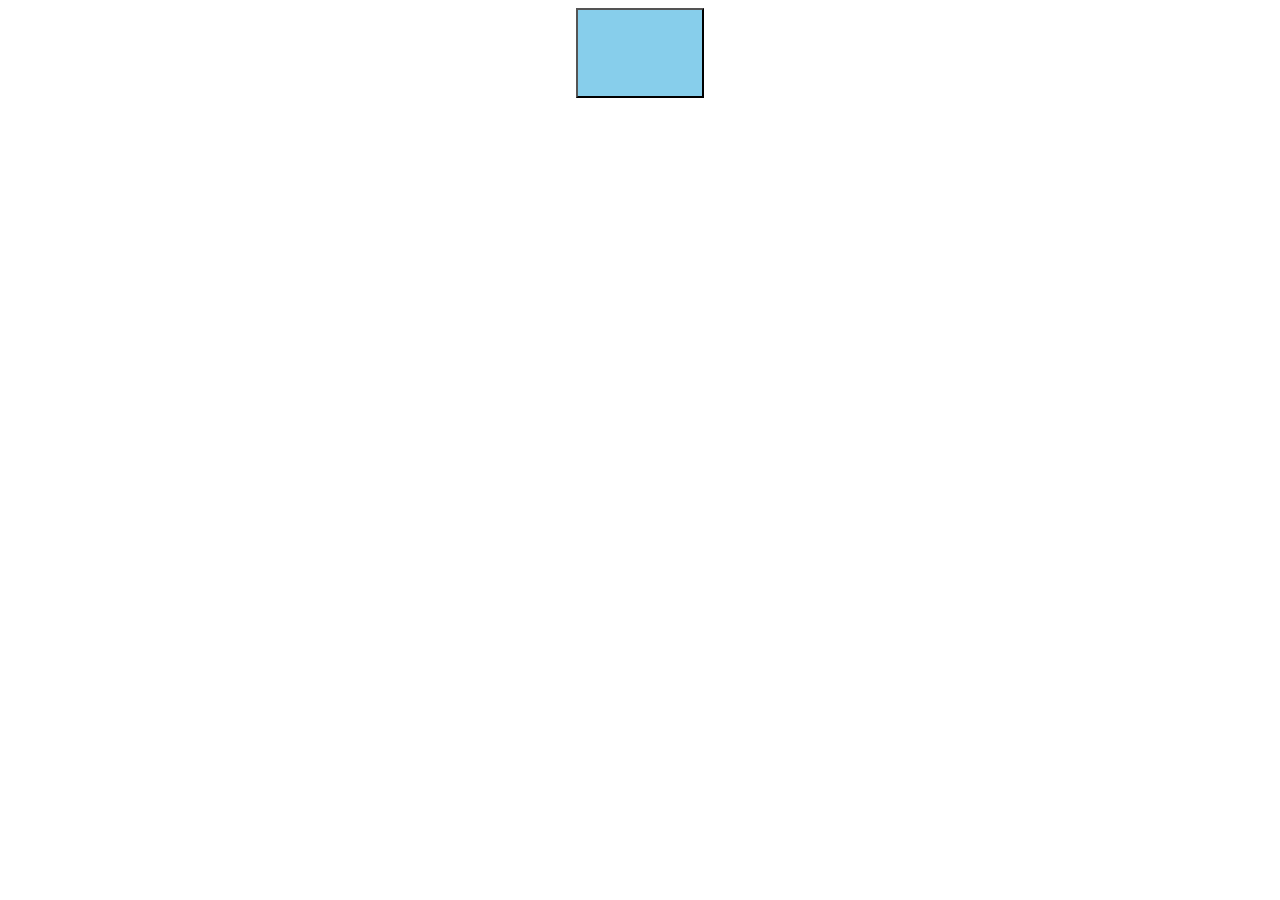
<file: buttonBounce/index.html>
<!DOCTYPE html>
<html>
  <head>
    <meta charset="utf-8">
    <title>Bouncing Button Practice</title>
    <link rel="stylesheet" href="./style.css" media="screen" title="no title">
  </head>
  <body>

    <button></button>

  </body>
  <script src="https://ajax.googleapis.com/ajax/libs/jquery/3.1.0/jquery.min.js"></script>
  <script src="./animations.js"></script>
</html>
</file>
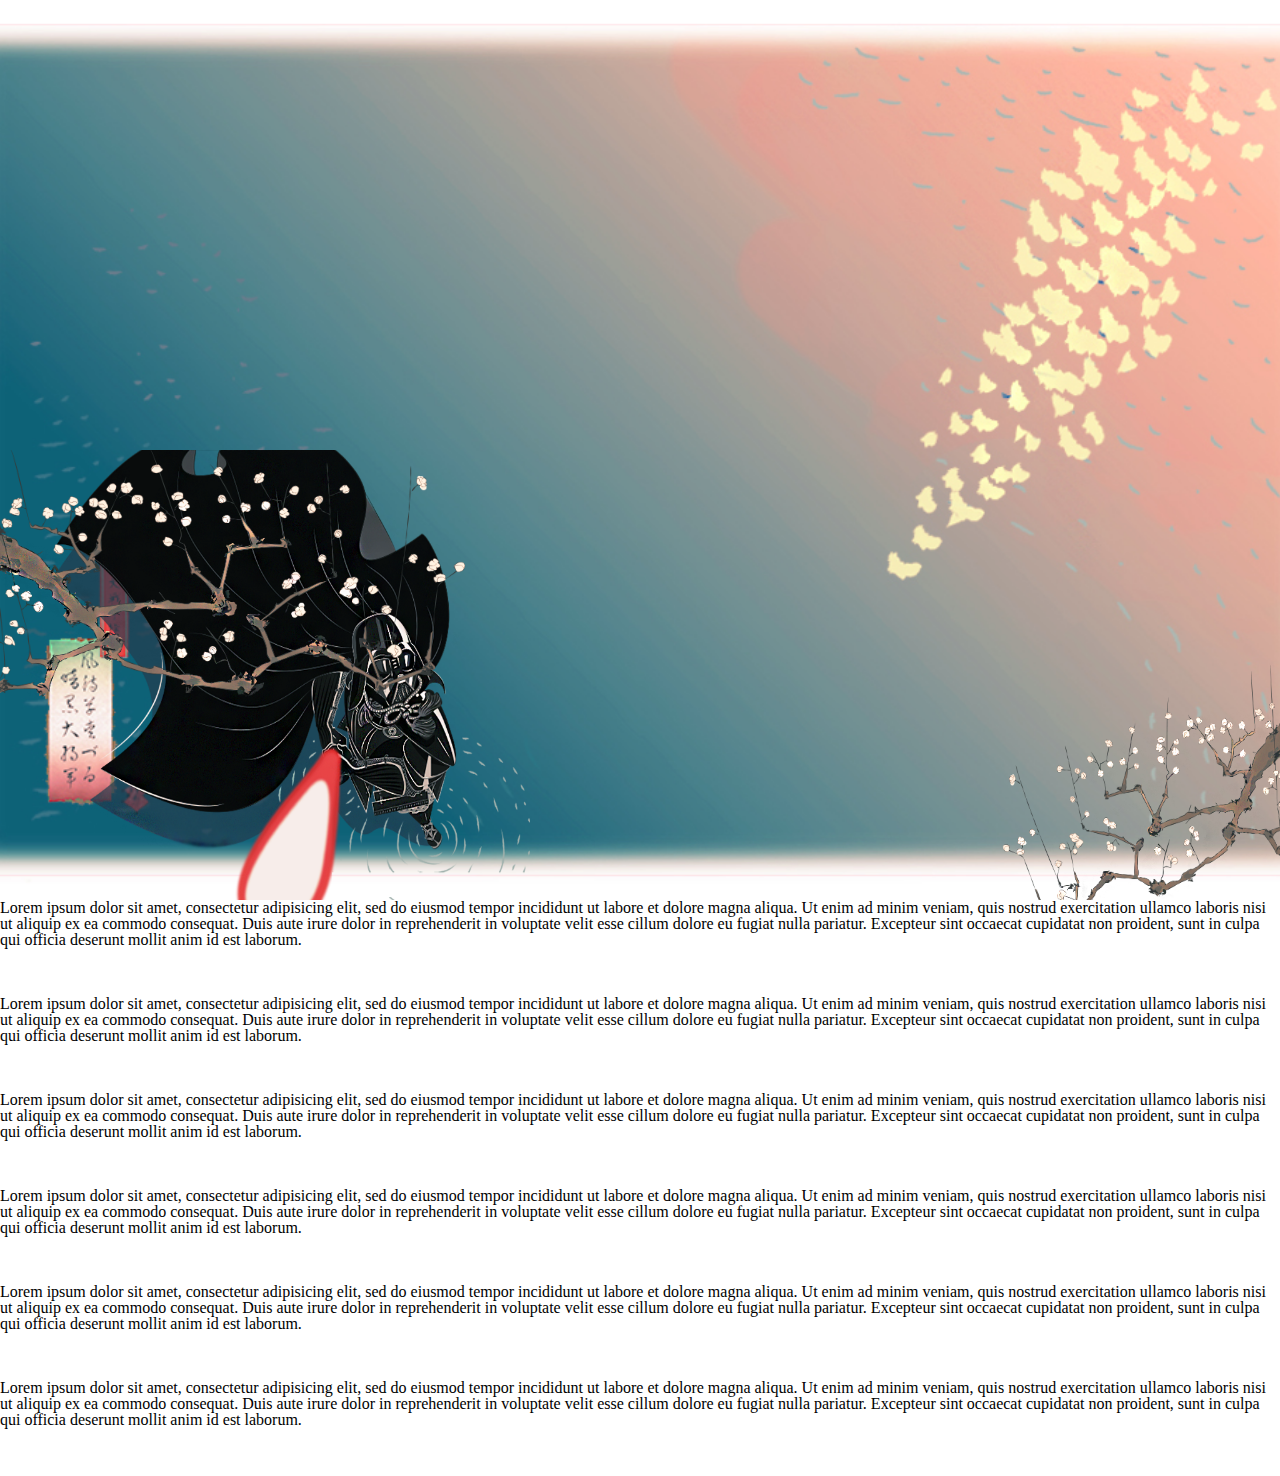
<file: parallax/index.html>
<!DOCTYPE html>
<html>
  <head>
    <meta charset="utf-8">
    <title>Parallax Practice</title>
    <link rel="stylesheet" href="stevensReset.css" media="screen" title="no title">
    <link rel="stylesheet" href="style.css" media="screen" title="no title">
  </head>
  <body>
    <main>
      <img id="branch-left" src="./images/vader-branchleft.png">
      <img id="vader" src="./images/vader.png">
      <img id="branch-right" src="./images/vader-branchright.png">
    </main>
    <p>Lorem ipsum dolor sit amet, consectetur adipisicing elit, sed do eiusmod tempor incididunt ut labore et dolore magna aliqua. Ut enim ad minim veniam, quis nostrud exercitation ullamco laboris nisi ut aliquip ex ea commodo consequat. Duis aute irure dolor in reprehenderit in voluptate velit esse cillum dolore eu fugiat nulla pariatur. Excepteur sint occaecat cupidatat non proident, sunt in culpa qui officia deserunt mollit anim id est laborum.</p>
    <br><br><br>
    <p> Lorem ipsum dolor sit amet, consectetur adipisicing elit, sed do eiusmod tempor incididunt ut labore et dolore magna aliqua. Ut enim ad minim veniam, quis nostrud exercitation ullamco laboris nisi ut aliquip ex ea commodo consequat. Duis aute irure dolor in reprehenderit in voluptate velit esse cillum dolore eu fugiat nulla pariatur. Excepteur sint occaecat cupidatat non proident, sunt in culpa qui officia deserunt mollit anim id est laborum.</p>
    <br><br><br>
    <p>Lorem ipsum dolor sit amet, consectetur adipisicing elit, sed do eiusmod tempor incididunt ut labore et dolore magna aliqua. Ut enim ad minim veniam, quis nostrud exercitation ullamco laboris nisi ut aliquip ex ea commodo consequat. Duis aute irure dolor in reprehenderit in voluptate velit esse cillum dolore eu fugiat nulla pariatur. Excepteur sint occaecat cupidatat non proident, sunt in culpa qui officia deserunt mollit anim id est laborum.</p>
    <br><br><br>
    <p> Lorem ipsum dolor sit amet, consectetur adipisicing elit, sed do eiusmod tempor incididunt ut labore et dolore magna aliqua. Ut enim ad minim veniam, quis nostrud exercitation ullamco laboris nisi ut aliquip ex ea commodo consequat. Duis aute irure dolor in reprehenderit in voluptate velit esse cillum dolore eu fugiat nulla pariatur. Excepteur sint occaecat cupidatat non proident, sunt in culpa qui officia deserunt mollit anim id est laborum.</p>
    <br><br><br>
    <p>Lorem ipsum dolor sit amet, consectetur adipisicing elit, sed do eiusmod tempor incididunt ut labore et dolore magna aliqua. Ut enim ad minim veniam, quis nostrud exercitation ullamco laboris nisi ut aliquip ex ea commodo consequat. Duis aute irure dolor in reprehenderit in voluptate velit esse cillum dolore eu fugiat nulla pariatur. Excepteur sint occaecat cupidatat non proident, sunt in culpa qui officia deserunt mollit anim id est laborum.</p>
    <br><br><br>
    <p> Lorem ipsum dolor sit amet, consectetur adipisicing elit, sed do eiusmod tempor incididunt ut labore et dolore magna aliqua. Ut enim ad minim veniam, quis nostrud exercitation ullamco laboris nisi ut aliquip ex ea commodo consequat. Duis aute irure dolor in reprehenderit in voluptate velit esse cillum dolore eu fugiat nulla pariatur. Excepteur sint occaecat cupidatat non proident, sunt in culpa qui officia deserunt mollit anim id est laborum.</p>
    <br><br><br>

  </body>
  <script
  src="https://code.jquery.com/jquery-3.1.1.js"
  integrity="sha256-16cdPddA6VdVInumRGo6IbivbERE8p7CQR3HzTBuELA="
  crossorigin="anonymous"></script>
  <script src="jquery.js"></script>
</html>
</file>
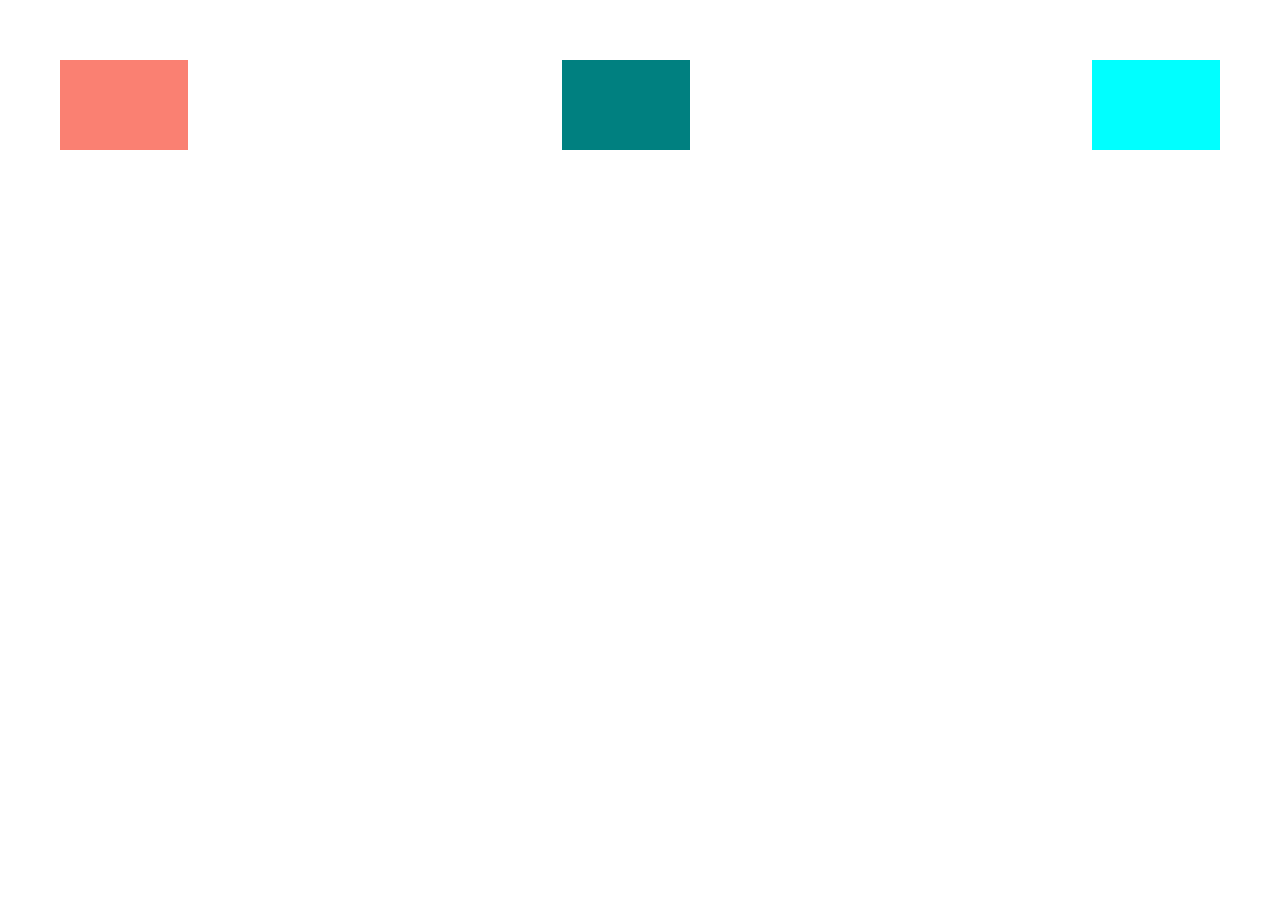
<file: Keyframes/keyframePractice/index.html>
<!DOCTYPE html>
<html>
  <head>
    <meta charset="utf-8">
    <title>KeyFrame Practice</title>
    <link rel="stylesheet" href="style.css" media="screen" title="no title">
  </head>
  <body>
    <main class="box-container">
      <div class="box1"></div>
      <div class='box2'></div>
      <div class='box3'></div>
    </main>

  </body>
</html>
</file>
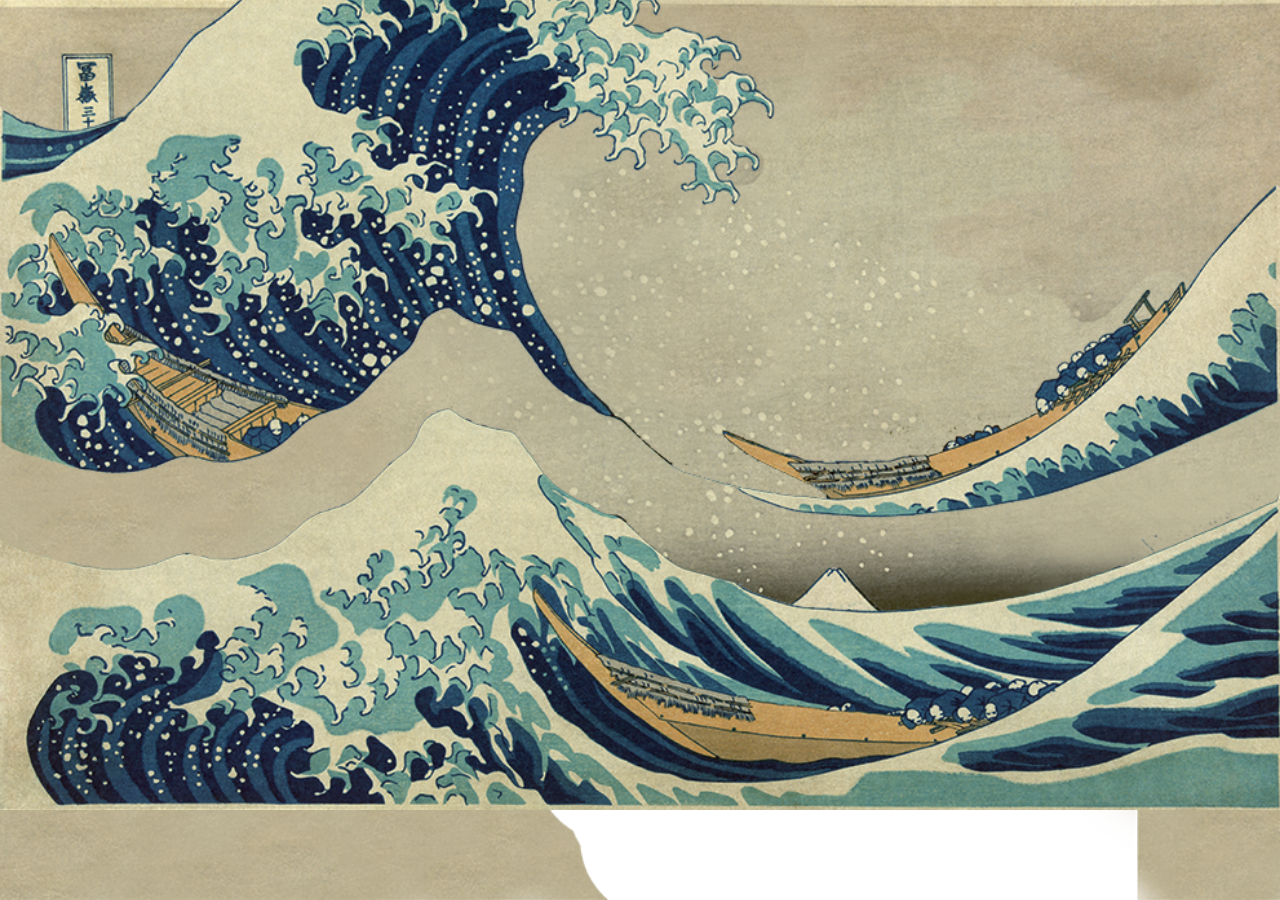
<file: Keyframes/Waves/index.html>
<!DOCTYPE html>
<html>
  <head>
    <meta charset="utf-8">
    <title>Wave Keyframes</title>
    <link rel="stylesheet" href="stevensReset.css" media="screen" title="no title">
    <link rel="stylesheet" href="style.css" media="screen" title="no title">
  </head>
  <body>

  <main>
    <img class="topWave" src="topWave.png"/>
    <img class="bottomWave" src="bottomWave.png"/>
  </main>

  </body>
</html>
</file>
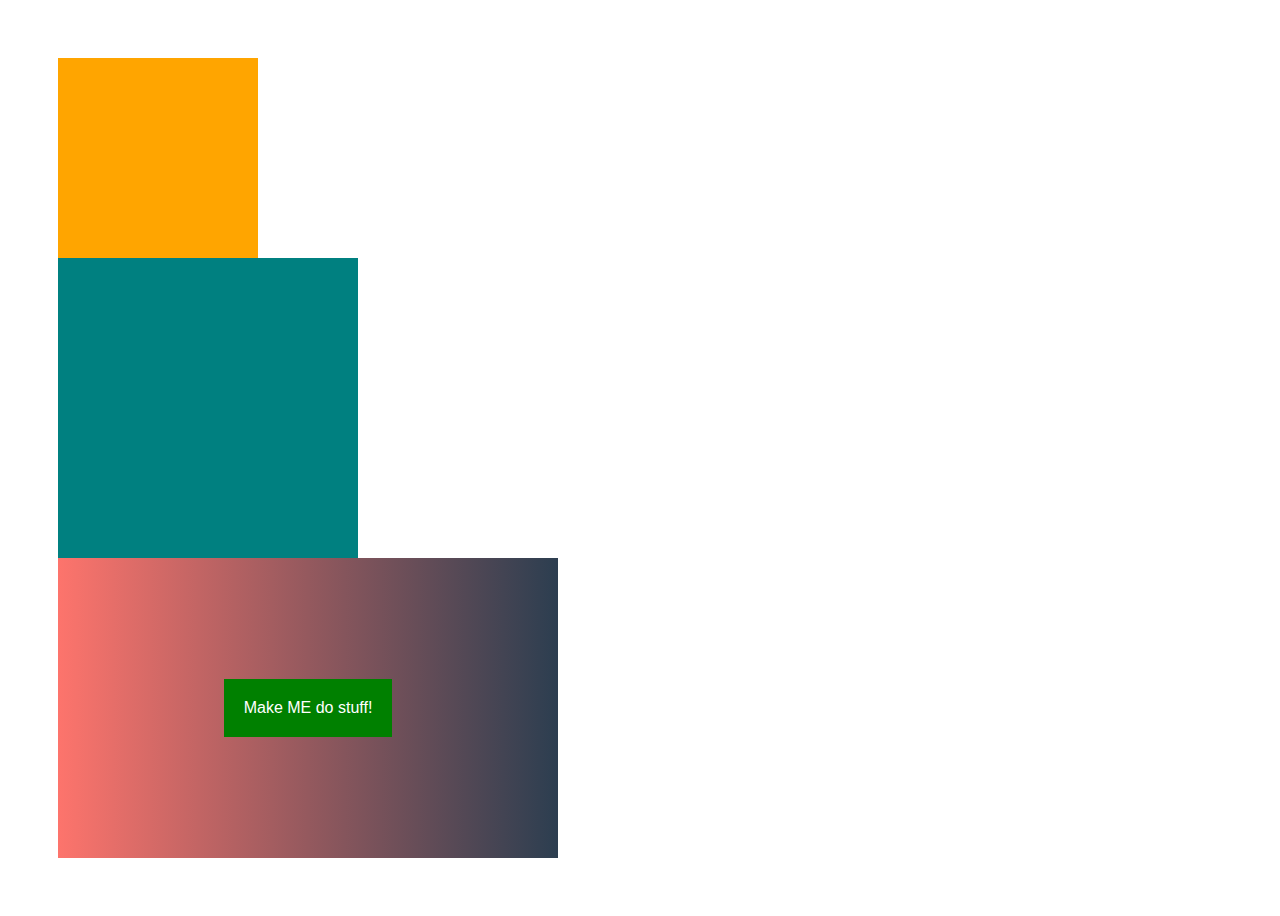
<file: Animation/Animations.html>
<!DOCTYPE html>
<html>
  <head>
    <meta charset="utf-8">
    <title>Animations Practice</title>
    <link rel="stylesheet" href="./style.css" media="screen" title="no title">
  </head>
  <body>

  <div class="box1"></div>
  <div class="box2"></div>
  <div class="box3">
    <button>Make ME do stuff!</button>
  </div>

  </body>
</html>
</file>
<file: buttonBounce/style.css>
body {
  display: flex;
  justify-content: center;
  align-items: center;
}

button {
  height: 10vh;
  width: 10vw;
  background-color: skyblue;
}

.bounce {
  -webkit-animation: bounce .3s infinite alternate;
  animation: bounce .3s infinite alternate;
  -webkit-animation-iteration-count: 8;
}

@-webkit-keyframes bounce {
  to { transform: scale(1.2); }
}

@keyframse bounce {
  to { transform: scale(1.2); }
}
</file>
<file: parallax/style.css>
img {
  height: 50vh;
  width: 50vw;
  margin: 0;
}

main {
  background-image: url('./images/background.jpg');
  background-size: cover;
  background-position: center;
  height: 100vh;
  width: 100vw;
  display: flex;
  align-items: flex-end;
  justify-content: space-between;
  overflow: visible;
  background-attachment: fixed;
  position: relative;
}

#branch-left {
  position: absolute;

  width: 60vw;
  z-index: 999;
}

#vader {

}

#branch-right: {
  position: absolute;
  z-index: 999;
  right: 0;
  bottom: 0;
  width: 60vw;
}
</file>
<file: Keyframes/keyframePractice/style.css>
html, body {
  margin: 0;
  box-sizing: border-box;
}

@keyframes drop1 {
  0% {top: 0px}
  25% {top: 300px;}
  50% {top: 200px;}
  75% {top: 200px;}
  100% {bottom: 0px;}
}

.box-container {
  /*display: flex;*/
  width: 100vw;
  height: 100vh;
  /*justify-content: space-between;*/
}

div {
  margin: 50px 50px;
}


.box1 {
  position: absolute;
  top: 10px;
  left: 10px;
  height: 10vh;
  width: 10vw;
  background: salmon;
  animation: drop1 2s infinite;
}

.box2 {
  position: absolute;
  top: 10px;
  left: 40vw;
  right: 40vw;
  width: 10vw;
  height: 10vh;
  background: teal;
  animation: drop2 5s infinite 2s;
}

.box3 {
  position: absolute;
  top: 10px;
  right: 10px;
  width: 10vw;
  height: 10vh;
  background: aqua;
}
</file>
<file: Keyframes/Waves/style.css>
html {
  box-sizing: border-box;
}

main {
  width: 100vw;
  height: 100vh;
  position: relative;
  background-image: url('background.png');
  background-position: center;
  background-size: cover;
  overflow: hidden;
}

@keyframes topwavy {
  0% {bottom: -10px;}
  15% {bottom: 0px;}
  25% {bottom: 10px;}
  50% {bottom: 22px;}
  75% {bottom: 5px;}
  100% {bottom: -5px;}
}

@keyframes bottomwavy {
  0% {bottom: -10px;}
  15% {bottom: -25px;}
  25% {bottom: -40px;}
  50% {bottom: -55px;}
  75% {bottom: -25px;}
  100% {bottom: 0px;}
}

.topWave {
  width: 100vw;
  height: 100vh;
  position: absolute;
  bottom: 20vh;
  left: 0;
  animation: topwavy 5s infinite;
}

.bottomWave {
  width: 100vw;
  position: absolute;
  bottom: 10vh;
  right: 0;
  animation: bottomwavy 5s infinite;
}
</file>
<file: Animation/style.css>
body {
  padding: 50px;
}

h4 {
  font-family: 'Lora' serif;
  font-size: 19.8px;
  line-height: 24px;
  color: #232323;
}

.box1 {
  height: 200px;
  width: 200px;
  background: orange;
  transition: all 2s ease-in-out;
}

.box1:hover {
  transform: scale(2.5) translate(200px, 150px);

}

.box2 {
  height: 300px;
  width: 300px;
  background: teal;
  transition: all 2s ease;
}

.box2:hover {
  background-color: salmon;
}

.box3 {
  height: 300px;
  width: 500px;
  background: #2C3E50; /* fallback for old browsers*/
  background: -webkit-linear-gradient(right, #2C3E50, #FD746C);
  background: -o-linear-gradient(right, #2C3E50, #FD746C);
  background: linear-gradient(to left, #2C3E50, #FD746C);



 /* Chrome 10-25, Safari 5.1-6 */
 /* W3C, IE 10+/ Edge, Firefox 16+, Chrome 26+, Opera 12+, Safari 7+ */

  display: flex;
  justify-content: center;
  align-items: center;

}

button {
  padding: 20px;
  background: green;
  font-size: 16px;
  color: white;
  border: none;
  outline: none;
  transition: all 3s ease-in;
}

button:hover {
  transform: rotate(1080deg);
  color: salmon;
  font-size: 100px;
}
</file>
<file: parallax/stevensReset.css>
/* http://meyerweb.com/eric/tools/css/reset/
   v2.0 | 20110126
   License: none (public domain)
*/

html, body, div, span, applet, object, iframe,
h1, h2, h3, h4, h5, h6, p, blockquote, pre,
a, abbr, acronym, address, big, cite, code,
del, dfn, em, img, ins, kbd, q, s, samp,
small, strike, strong, sub, sup, tt, var,
b, u, i, center,
dl, dt, dd, ol, ul, li,
fieldset, form, label, legend,
table, caption, tbody, tfoot, thead, tr, th, td,
article, aside, canvas, details, embed,
figure, figcaption, footer, header, hgroup,
menu, nav, output, ruby, section, summary,
time, mark, audio, video {
        margin: 0;
        padding: 0;
        border: 0;
        font-size: 100%;
        font: inherit;

        vertical-align: baseline;
        box-sizing: border-box;
}
/* HTML5 display-role reset for older browsers */
article, aside, details, figcaption, figure,
footer, header, hgroup, menu, nav, section {
        display: block;
}
body {
        line-height: 1;
}
ol, ul {
        list-style: none;
}
blockquote, q {
        quotes: none;
}
blockquote:before, blockquote:after,
q:before, q:after {
        content: '';
        content: none;
}
table {
        border-collapse: collapse;
        border-spacing: 0;

}
</file>
<file: Keyframes/Waves/stevensReset.css>
/* http://meyerweb.com/eric/tools/css/reset/
   v2.0 | 20110126
   License: none (public domain)
*/

html, body, div, span, applet, object, iframe,
h1, h2, h3, h4, h5, h6, p, blockquote, pre,
a, abbr, acronym, address, big, cite, code,
del, dfn, em, img, ins, kbd, q, s, samp,
small, strike, strong, sub, sup, tt, var,
b, u, i, center,
dl, dt, dd, ol, ul, li,
fieldset, form, label, legend,
table, caption, tbody, tfoot, thead, tr, th, td,
article, aside, canvas, details, embed,
figure, figcaption, footer, header, hgroup,
menu, nav, output, ruby, section, summary,
time, mark, audio, video {
        margin: 0;
        padding: 0;
        border: 0;
        font-size: 100%;
        font: inherit;

        vertical-align: baseline;
        box-sizing: border-box;
}
/* HTML5 display-role reset for older browsers */
article, aside, details, figcaption, figure,
footer, header, hgroup, menu, nav, section {
        display: block;
}
body {
        line-height: 1;
}
ol, ul {
        list-style: none;
}
blockquote, q {
        quotes: none;
}
blockquote:before, blockquote:after,
q:before, q:after {
        content: '';
        content: none;
}
table {
        border-collapse: collapse;
        border-spacing: 0;

}
</file>
